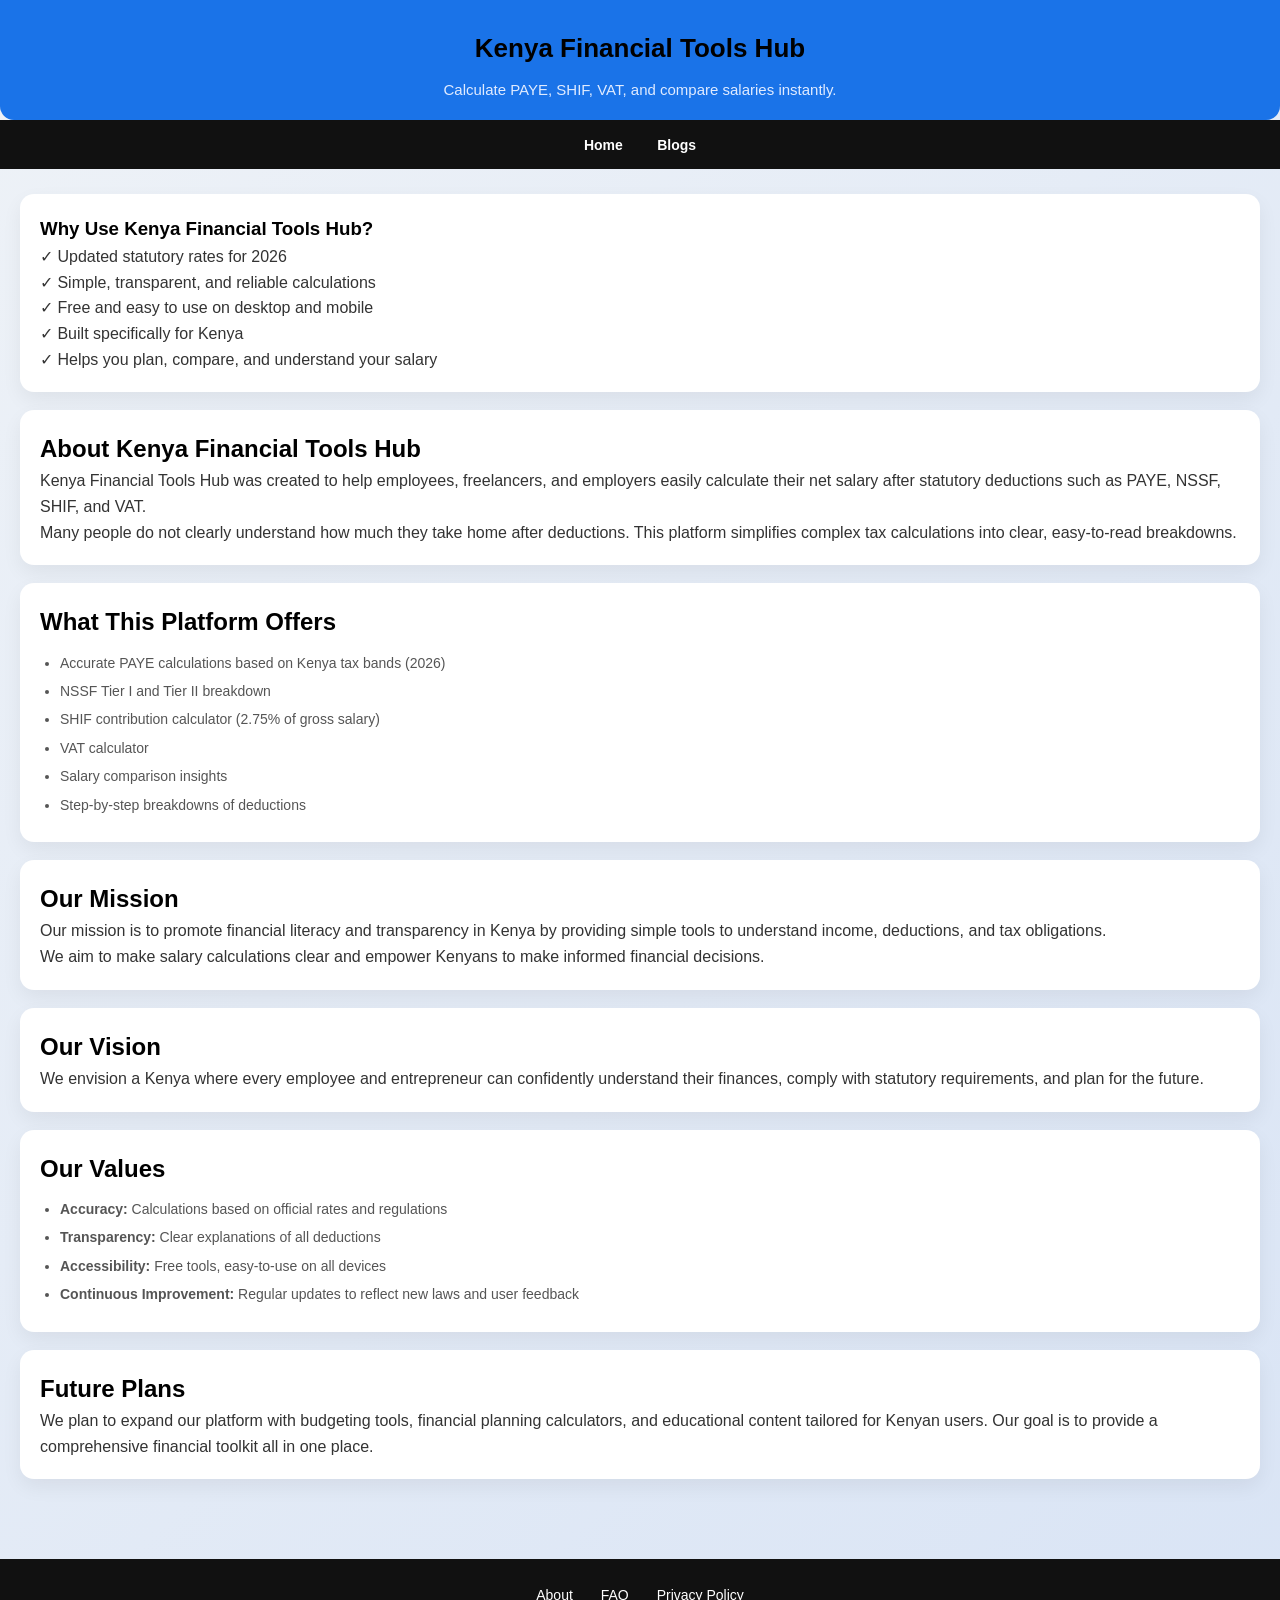
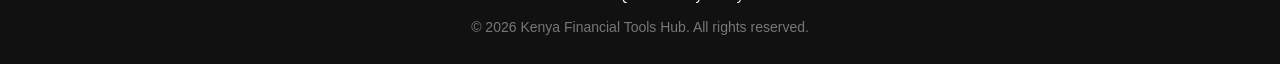
<file: about.html>
<!DOCTYPE html>
<html lang="en">
<head>
<meta charset="UTF-8">
<meta name="viewport" content="width=device-width, initial-scale=1.0">
<title>About – Kenya Financial Tools Hub</title>
<meta name="description" content="Learn about Kenya Financial Tools Hub and how it helps you calculate PAYE, SHIF, VAT, and net salary accurately while promoting financial awareness.">
<meta name="keywords" content="Kenya salary calculator, PAYE Kenya, SHIF calculator, NSSF 2026, VAT calculator, financial tools Kenya">
<link rel="stylesheet" href="style.css">
</head>

<body>

<header>
  <div class="header-top">
    <h1>Kenya Financial Tools Hub</h1>
    <p>Calculate PAYE, SHIF, VAT, and compare salaries instantly.</p>
  </div>
  <nav>
    <a href="index.html">Home</a>

    <a href="blogs.html">Blogs</a>
  </nav>
</header>

<main class="main-grid">

  <!-- Left Column: Info Cards -->
  
  <section class="info-column">
        <div class="info-card">
      <h3>Why Use Kenya Financial Tools Hub?</h3>
      <p>
        ✓ Updated statutory rates for 2026<br>
        ✓ Simple, transparent, and reliable calculations<br>
        ✓ Free and easy to use on desktop and mobile<br>
        ✓ Built specifically for Kenya<br>
        ✓ Helps you plan, compare, and understand your salary
      </p>
    </div>
    <div class="info-card">
      <h2>About Kenya Financial Tools Hub</h2>
      <p>
        Kenya Financial Tools Hub was created to help employees, freelancers, and employers
        easily calculate their net salary after statutory deductions such as PAYE, NSSF, SHIF, and VAT.
      </p>
      <p>
        Many people do not clearly understand how much they take home after deductions.
        This platform simplifies complex tax calculations into clear, easy-to-read breakdowns.
      </p>
    </div>

    <div class="info-card">
      <h2>What This Platform Offers</h2>
      <ul>
        <li>Accurate PAYE calculations based on Kenya tax bands (2026)</li>
        <li>NSSF Tier I and Tier II breakdown</li>
        <li>SHIF contribution calculator (2.75% of gross salary)</li>
        <li>VAT calculator</li>
        <li>Salary comparison insights</li>
        <li>Step-by-step breakdowns of deductions</li>
      </ul>
    </div>

    <div class="info-card">
      <h2>Our Mission</h2>
      <p>
        Our mission is to promote financial literacy and transparency in Kenya by providing
        simple tools to understand income, deductions, and tax obligations.
      </p>
      <p>
        We aim to make salary calculations clear and empower Kenyans to make informed financial decisions.
      </p>
    </div>

    <div class="info-card">
      <h2>Our Vision</h2>
      <p>
        We envision a Kenya where every employee and entrepreneur can confidently understand
        their finances, comply with statutory requirements, and plan for the future.
      </p>
    </div>

    <div class="info-card">
      <h2>Our Values</h2>
      <ul>
        <li><strong>Accuracy:</strong> Calculations based on official rates and regulations</li>
        <li><strong>Transparency:</strong> Clear explanations of all deductions</li>
        <li><strong>Accessibility:</strong> Free tools, easy-to-use on all devices</li>
        <li><strong>Continuous Improvement:</strong> Regular updates to reflect new laws and user feedback</li>
      </ul>
    </div>

    <div class="info-card">
      <h2>Future Plans</h2>
      <p>
        We plan to expand our platform with budgeting tools, financial planning calculators,
        and educational content tailored for Kenyan users. Our goal is to provide a comprehensive
        financial toolkit all in one place.
      </p>
    </div>
  </section>

  <!-- Right Column: Highlights / Benefits -->


</main>

<footer>
  <div class="footer-links">
    <a href="about.html">About</a>
    <a href="faq.html">FAQ</a>
    <a href="privacy.html">Privacy Policy</a>
  </div>

  <p>© 2026 Kenya Financial Tools Hub. All rights reserved.</p>

</footer>

</body>
</html>
</file>
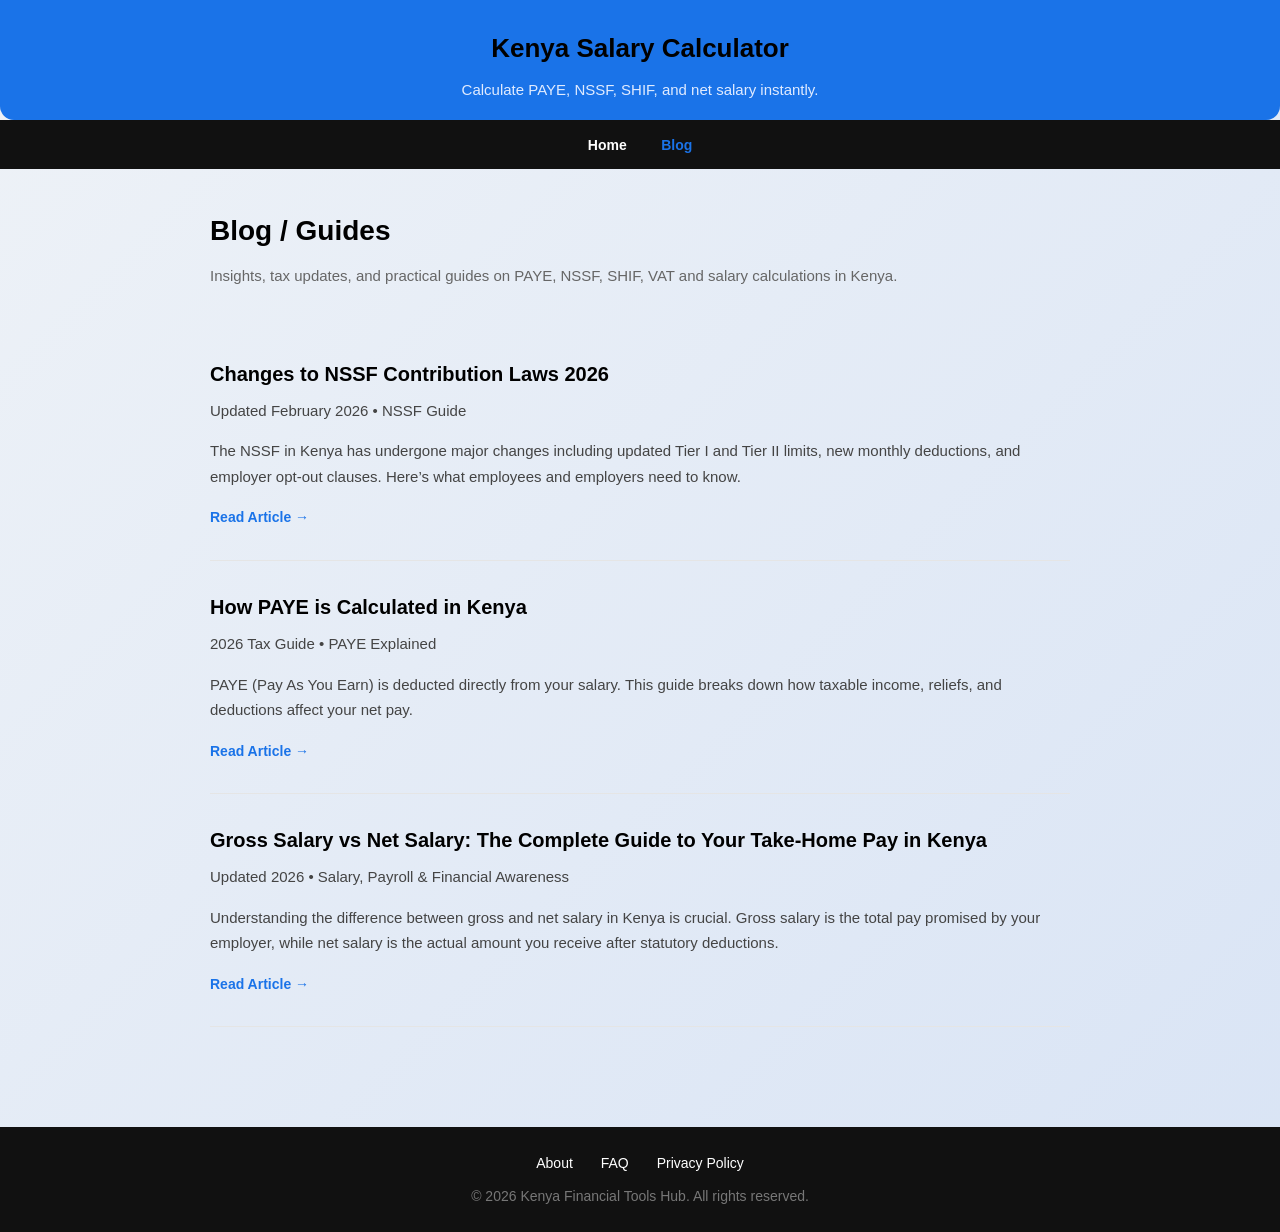
<file: blogs.html>
<!DOCTYPE html>
<html lang="en">
<head>
    <meta charset="UTF-8">
    <title>Blog / Guides – Kenya Salary Calculator</title>
    <meta name="viewport" content="width=device-width, initial-scale=1.0">

    <!-- Main CSS -->
    <link rel="stylesheet" href="style.css">
</head>

<body>

<header>
    <div class="header-top">
        <h1>Kenya Salary Calculator</h1>
        <p>Calculate PAYE, NSSF, SHIF, and net salary instantly.</p>
    </div>
    <nav>
        <a href="index.html">Home</a>
        <a href="blogs.html" style="color:#1a73e8;">Blog</a>
    </nav>
</header>

<main class="blog-container">

    <div class="blog-header">
        <h1>Blog / Guides</h1>
        <p>
            Insights, tax updates, and practical guides on PAYE, NSSF, SHIF, VAT
            and salary calculations in Kenya.
        </p>
    </div>

    <article class="blog-item">
        <h2>Changes to NSSF Contribution Laws 2026</h2>
        <p class="blog-meta">Updated February 2026 • NSSF Guide</p>
        <p>
            The NSSF in Kenya has undergone major changes including updated Tier I
            and Tier II limits, new monthly deductions, and employer opt-out clauses.
            Here’s what employees and employers need to know.
        </p>
        <a href="blog/post1.html" class="blog-link">Read Article →</a>
    </article>

    <article class="blog-item">
        <h2>How PAYE is Calculated in Kenya</h2>
        <p class="blog-meta">2026 Tax Guide • PAYE Explained</p>
        <p>
            PAYE (Pay As You Earn) is deducted directly from your salary.
            This guide breaks down how taxable income, reliefs, and deductions
            affect your net pay.
        </p>
        <a href="blog/post2.html" class="blog-link">Read Article →</a>
    </article>

        <article class="blog-item">
        <h2>Gross Salary vs Net Salary: The Complete Guide to Your Take-Home Pay in Kenya</h2>
        <p class="blog-meta">Updated 2026 • Salary, Payroll & Financial Awareness</p>
        <p>
            Understanding the difference between gross and net salary in Kenya is crucial. Gross salary is the total pay promised by your employer, while net salary is the actual amount you receive after statutory deductions.
        </p>
        <a href="blog/post3.html" class="blog-link">Read Article →</a>
    </article>

</main>

<footer>
  <div class="footer-links">
    <a href="about.html">About</a>
    <a href="faq.html">FAQ</a>
    <a href="privacy.html">Privacy Policy</a>
  </div>

  <p>© 2026 Kenya Financial Tools Hub. All rights reserved.</p>

</footer>

</body>
</html>
</file>
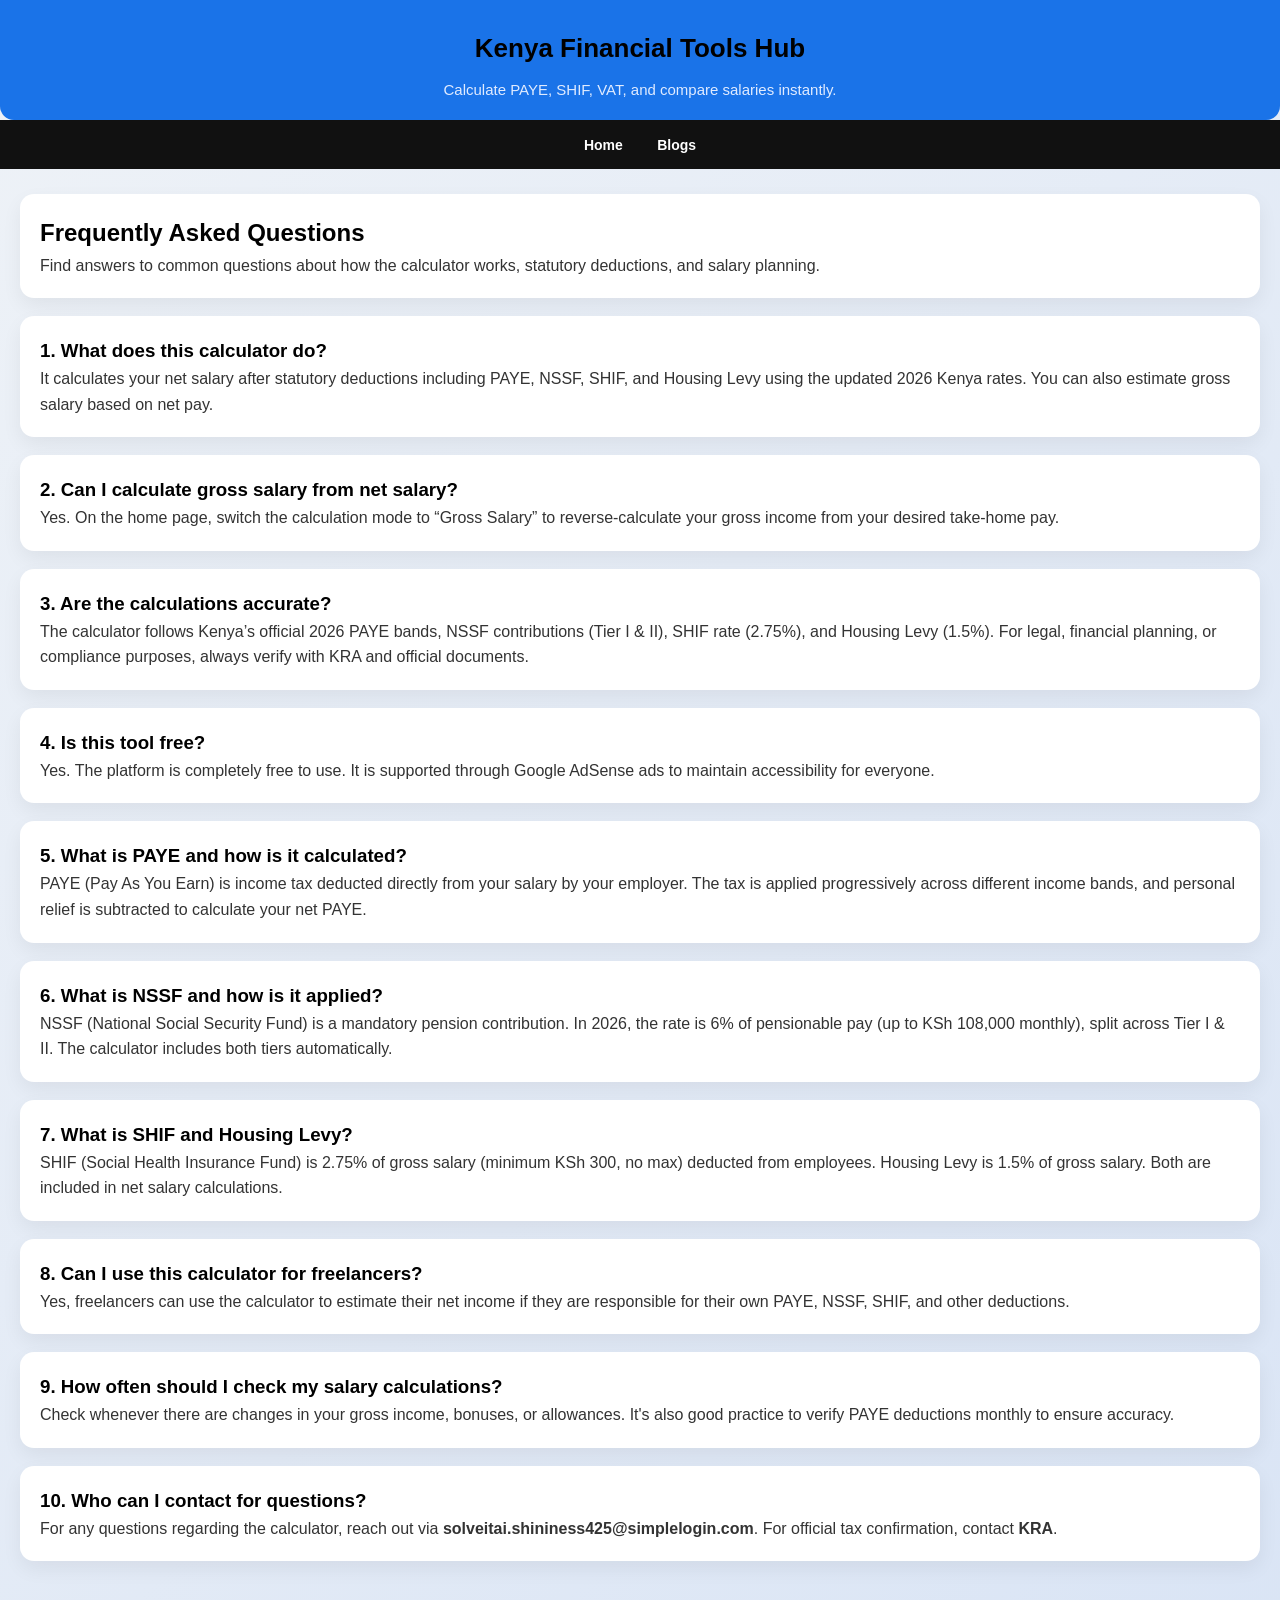
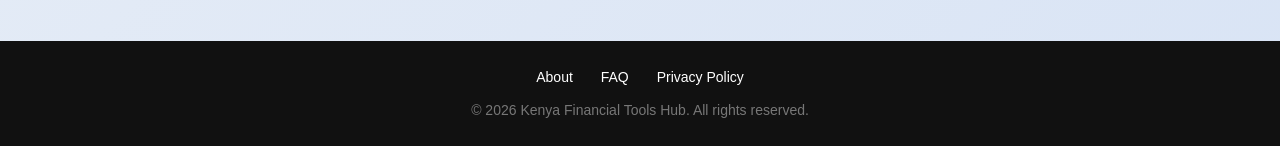
<file: faq.html>
<!DOCTYPE html>
<html lang="en">
<head>
<meta charset="UTF-8">
<meta name="viewport" content="width=device-width, initial-scale=1.0">

<title>FAQ – Kenya Financial Tools Hub</title>
<meta name="description" content="Frequently Asked Questions about Kenya Financial Tools Hub. Learn how to calculate PAYE, NSSF, SHIF, and net salary accurately.">
<meta name="keywords" content="Kenya salary calculator FAQ, PAYE Kenya, NSSF 2026, SHIF calculator, net salary calculator">

<meta name="google-adsense-account" content="ca-pub-2940888458553903">

<link rel="stylesheet" href="style.css">

<script async src="https://pagead2.googlesyndication.com/pagead/js/adsbygoogle.js?client=ca-pub-2940888458553903"
crossorigin="anonymous"></script>
</head>

<body>

<header>
  <div class="header-top">
    <h1>Kenya Financial Tools Hub</h1>
    <p>Calculate PAYE, SHIF, VAT, and compare salaries instantly.</p>
  </div>
  <nav>
    <a href="index.html">Home</a>
     <a href="blogs.html">Blogs</a>
  </nav>
</header>

<main class="main-grid">

  <!-- FAQ Content Column -->
  <section class="info-column">

    <div class="info-card">
      <h2>Frequently Asked Questions</h2>
      <p>Find answers to common questions about how the calculator works, statutory deductions, and salary planning.</p>
    </div>

    <div class="info-card">
      <h3>1. What does this calculator do?</h3>
      <p>
        It calculates your net salary after statutory deductions including PAYE, NSSF, SHIF, and Housing Levy using the updated 2026 Kenya rates. You can also estimate gross salary based on net pay.
      </p>
    </div>

    <div class="info-card">
      <h3>2. Can I calculate gross salary from net salary?</h3>
      <p>
        Yes. On the home page, switch the calculation mode to “Gross Salary” to reverse-calculate your gross income from your desired take-home pay.
      </p>
    </div>

    <div class="info-card">
      <h3>3. Are the calculations accurate?</h3>
      <p>
        The calculator follows Kenya’s official 2026 PAYE bands, NSSF contributions (Tier I & II), SHIF rate (2.75%), and Housing Levy (1.5%). For legal, financial planning, or compliance purposes, always verify with KRA and official documents.
      </p>
    </div>

    <div class="info-card">
      <h3>4. Is this tool free?</h3>
      <p>
        Yes. The platform is completely free to use. It is supported through Google AdSense ads to maintain accessibility for everyone.
      </p>
    </div>

    <div class="info-card">
      <h3>5. What is PAYE and how is it calculated?</h3>
      <p>
        PAYE (Pay As You Earn) is income tax deducted directly from your salary by your employer. The tax is applied progressively across different income bands, and personal relief is subtracted to calculate your net PAYE.
      </p>
    </div>

    <div class="info-card">
      <h3>6. What is NSSF and how is it applied?</h3>
      <p>
        NSSF (National Social Security Fund) is a mandatory pension contribution. In 2026, the rate is 6% of pensionable pay (up to KSh 108,000 monthly), split across Tier I & II. The calculator includes both tiers automatically.
      </p>
    </div>

    <div class="info-card">
      <h3>7. What is SHIF and Housing Levy?</h3>
      <p>
        SHIF (Social Health Insurance Fund) is 2.75% of gross salary (minimum KSh 300, no max) deducted from employees. Housing Levy is 1.5% of gross salary. Both are included in net salary calculations.
      </p>
    </div>

    <div class="info-card">
      <h3>8. Can I use this calculator for freelancers?</h3>
      <p>
        Yes, freelancers can use the calculator to estimate their net income if they are responsible for their own PAYE, NSSF, SHIF, and other deductions.
      </p>
    </div>

    <div class="info-card">
      <h3>9. How often should I check my salary calculations?</h3>
      <p>
        Check whenever there are changes in your gross income, bonuses, or allowances. It's also good practice to verify PAYE deductions monthly to ensure accuracy.
      </p>
    </div>

    <div class="info-card">
      <h3>10. Who can I contact for questions?</h3>
      <p>
        For any questions regarding the calculator, reach out via <strong>solveitai.shininess425@simplelogin.com</strong>. For official tax confirmation, contact <strong>KRA</strong>.
      </p>
    </div>

  </section>

  <!-- Right Column (optional Ad/Highlight card) -->
 <!-- <section class="calculator-column">
    <div class="calc-card">
      <h3>Tips for Using the Calculator</h3>
      <p>
        ✓ Enter accurate gross salary to get correct deductions<br>
        ✓ Include all allowances for precise PAYE<br>
        ✓ Use it monthly to monitor your take-home pay<br>
        ✓ Verify changes in statutory rates annually
      </p>
    </div>
  </section> -->

</main>

<footer>
  <div class="footer-links">
    <a href="about.html">About</a>
    <a href="faq.html">FAQ</a>
    <a href="privacy.html">Privacy Policy</a>
  </div>

  <p>© 2026 Kenya Financial Tools Hub. All rights reserved.</p>

</footer>

</body>
</html>
</file>
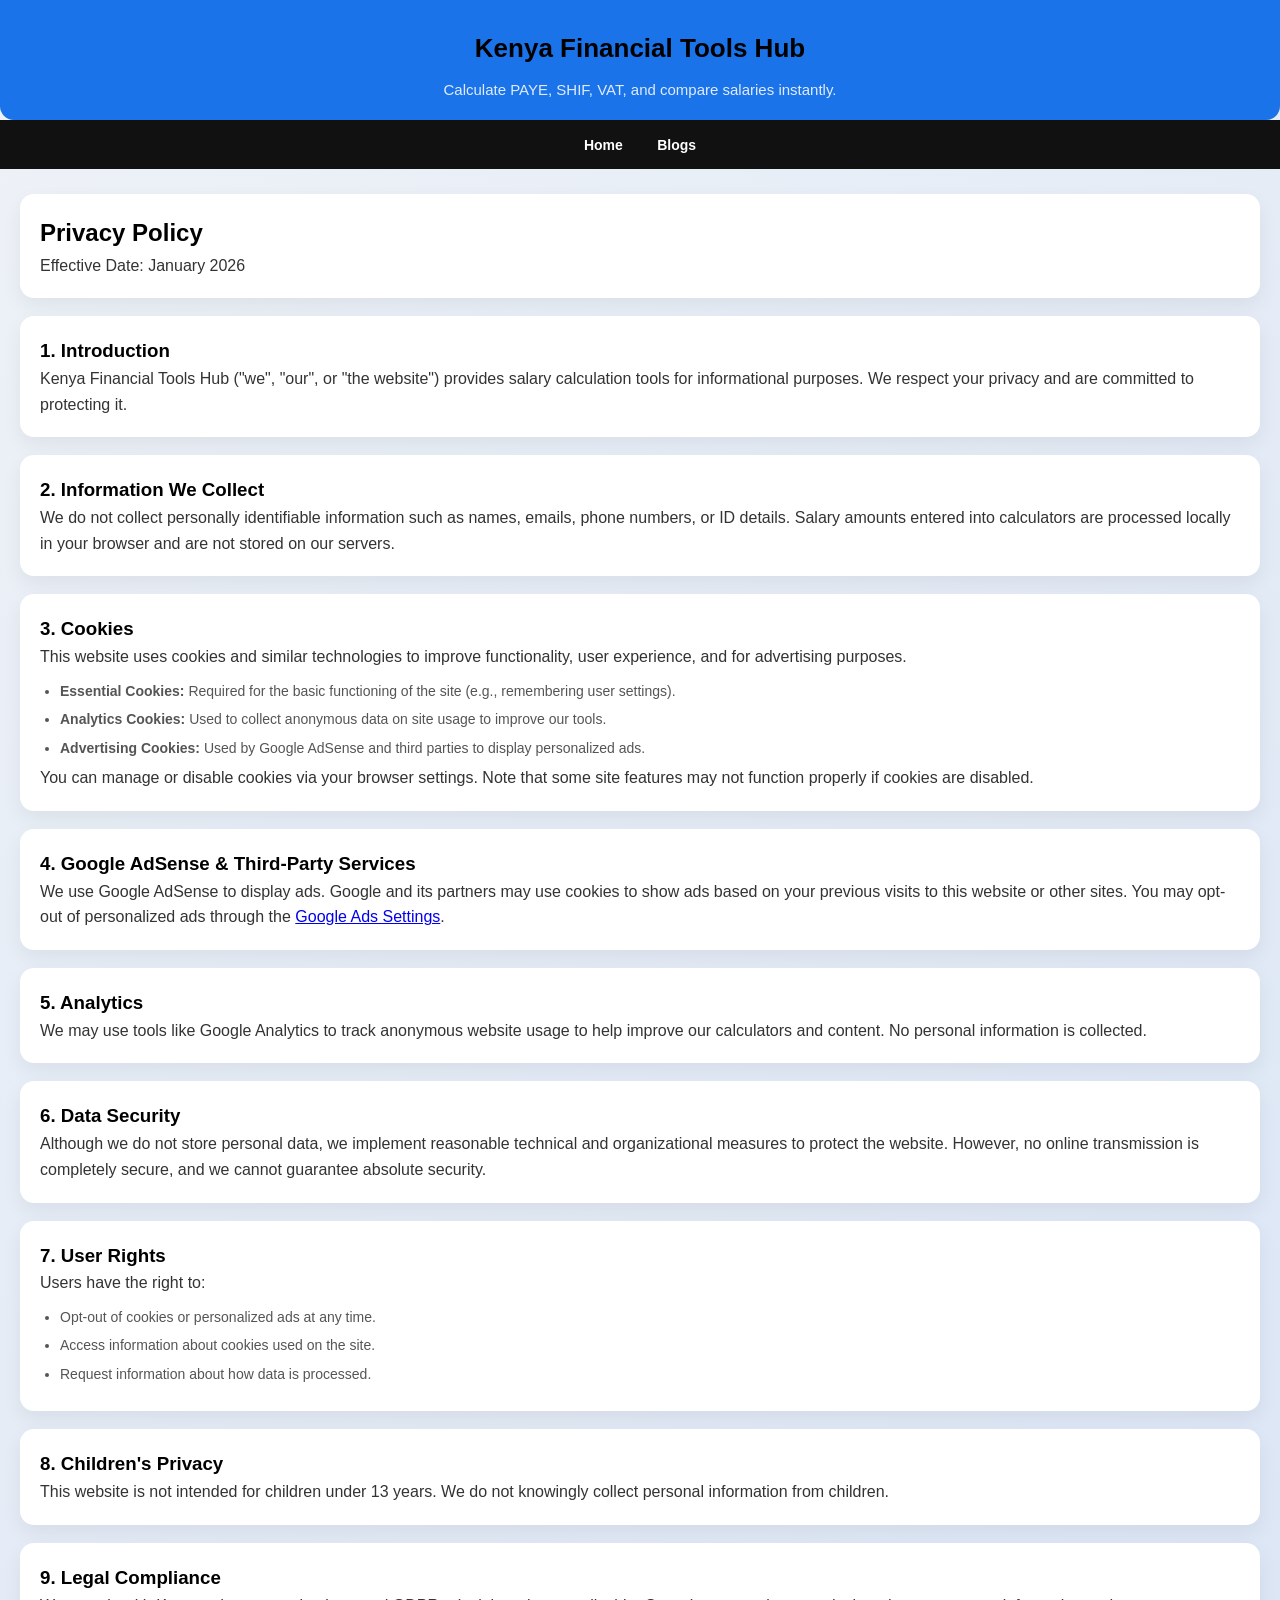
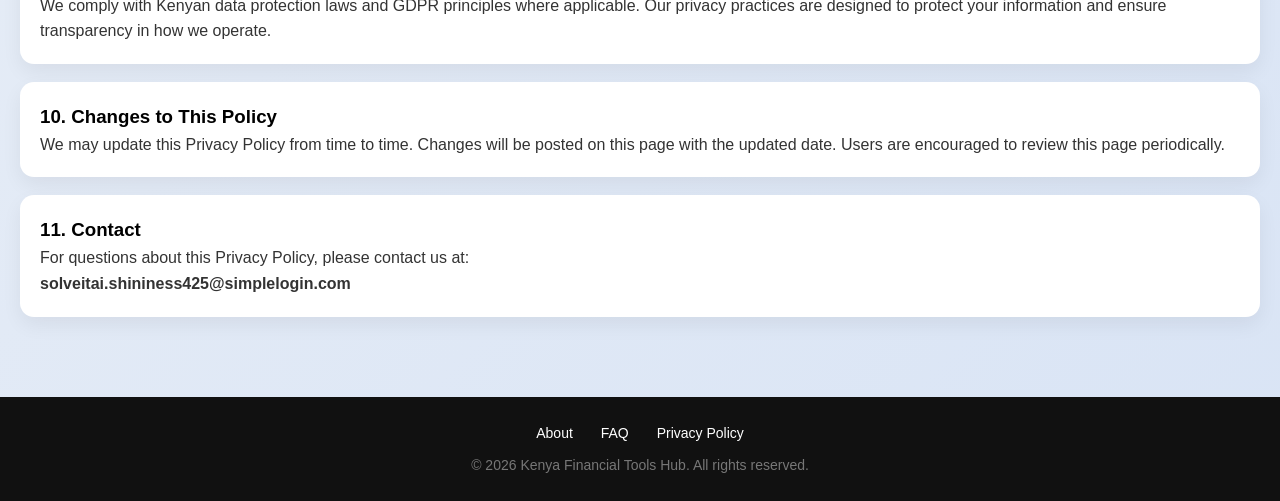
<file: privacy.html>
<!DOCTYPE html>
<html lang="en">
<head>
<meta charset="UTF-8">
<meta name="viewport" content="width=device-width, initial-scale=1.0">

<title>Privacy Policy – Kenya Financial Tools Hub</title>
<meta name="description" content="Privacy Policy for Kenya Financial Tools Hub. Learn how we handle data, cookies, analytics, and Google AdSense advertising.">
<meta name="keywords" content="Kenya salary calculator privacy, PAYE Kenya, NSSF 2026, SHIF calculator, data protection">

<meta name="google-adsense-account" content="ca-pub-2940888458553903">

<link rel="stylesheet" href="style.css">

<script async src="https://pagead2.googlesyndication.com/pagead/js/adsbygoogle.js?client=ca-pub-2940888458553903"
crossorigin="anonymous"></script>
</head>

<body>

<header>
  <div class="header-top">
    <h1>Kenya Financial Tools Hub</h1>
    <p>Calculate PAYE, SHIF, VAT, and compare salaries instantly.</p>
  </div>
  <nav>
    <a href="index.html">Home</a>
    <a href="blogs.html">Blogs</a>
  </nav>
</header>

<main class="main-grid">

  <!-- Privacy Content Column -->
  <section class="info-column">

    <div class="info-card">
      <h2>Privacy Policy</h2>
      <p>Effective Date: January 2026</p>
    </div>

    <div class="info-card">
      <h3>1. Introduction</h3>
      <p>
        Kenya Financial Tools Hub ("we", "our", or "the website") provides salary calculation tools for informational purposes. We respect your privacy and are committed to protecting it.
      </p>
    </div>

    <div class="info-card">
      <h3>2. Information We Collect</h3>
      <p>
        We do not collect personally identifiable information such as names, emails, phone numbers, or ID details. Salary amounts entered into calculators are processed locally in your browser and are not stored on our servers.
      </p>
    </div>

    <div class="info-card">
      <h3>3. Cookies</h3>
      <p>
        This website uses cookies and similar technologies to improve functionality, user experience, and for advertising purposes. 
      </p>
      <ul>
        <li><strong>Essential Cookies:</strong> Required for the basic functioning of the site (e.g., remembering user settings).</li>
        <li><strong>Analytics Cookies:</strong> Used to collect anonymous data on site usage to improve our tools.</li>
        <li><strong>Advertising Cookies:</strong> Used by Google AdSense and third parties to display personalized ads.</li>
      </ul>
      <p>
        You can manage or disable cookies via your browser settings. Note that some site features may not function properly if cookies are disabled.
      </p>
    </div>

    <div class="info-card">
      <h3>4. Google AdSense & Third-Party Services</h3>
      <p>
        We use Google AdSense to display ads. Google and its partners may use cookies to show ads based on your previous visits to this website or other sites.
        You may opt-out of personalized ads through the 
        <a href="https://www.google.com/settings/ads" target="_blank" rel="noopener noreferrer">Google Ads Settings</a>.
      </p>
    </div>

    <div class="info-card">
      <h3>5. Analytics</h3>
      <p>
        We may use tools like Google Analytics to track anonymous website usage to help improve our calculators and content. No personal information is collected.
      </p>
    </div>

    <div class="info-card">
      <h3>6. Data Security</h3>
      <p>
        Although we do not store personal data, we implement reasonable technical and organizational measures to protect the website. However, no online transmission is completely secure, and we cannot guarantee absolute security.
      </p>
    </div>

    <div class="info-card">
      <h3>7. User Rights</h3>
      <p>
        Users have the right to:
      </p>
      <ul>
        <li>Opt-out of cookies or personalized ads at any time.</li>
        <li>Access information about cookies used on the site.</li>
        <li>Request information about how data is processed.</li>
      </ul>
    </div>

    <div class="info-card">
      <h3>8. Children's Privacy</h3>
      <p>
        This website is not intended for children under 13 years. We do not knowingly collect personal information from children.
      </p>
    </div>

    <div class="info-card">
      <h3>9. Legal Compliance</h3>
      <p>
        We comply with Kenyan data protection laws and GDPR principles where applicable. Our privacy practices are designed to protect your information and ensure transparency in how we operate.
      </p>
    </div>

    <div class="info-card">
      <h3>10. Changes to This Policy</h3>
      <p>
        We may update this Privacy Policy from time to time. Changes will be posted on this page with the updated date. Users are encouraged to review this page periodically.
      </p>
    </div>

    <div class="info-card">
      <h3>11. Contact</h3>
      <p>
        For questions about this Privacy Policy, please contact us at:<br>
        <strong>solveitai.shininess425@simplelogin.com</strong>
      </p>
    </div>

  </section>

</main>

<footer>
  <div class="footer-links">
    <a href="about.html">About</a>
    <a href="faq.html">FAQ</a>
    <a href="privacy.html">Privacy Policy</a>
  </div>

  <p>© 2026 Kenya Financial Tools Hub. All rights reserved.</p>

</footer>

</body>
</html>
</file>
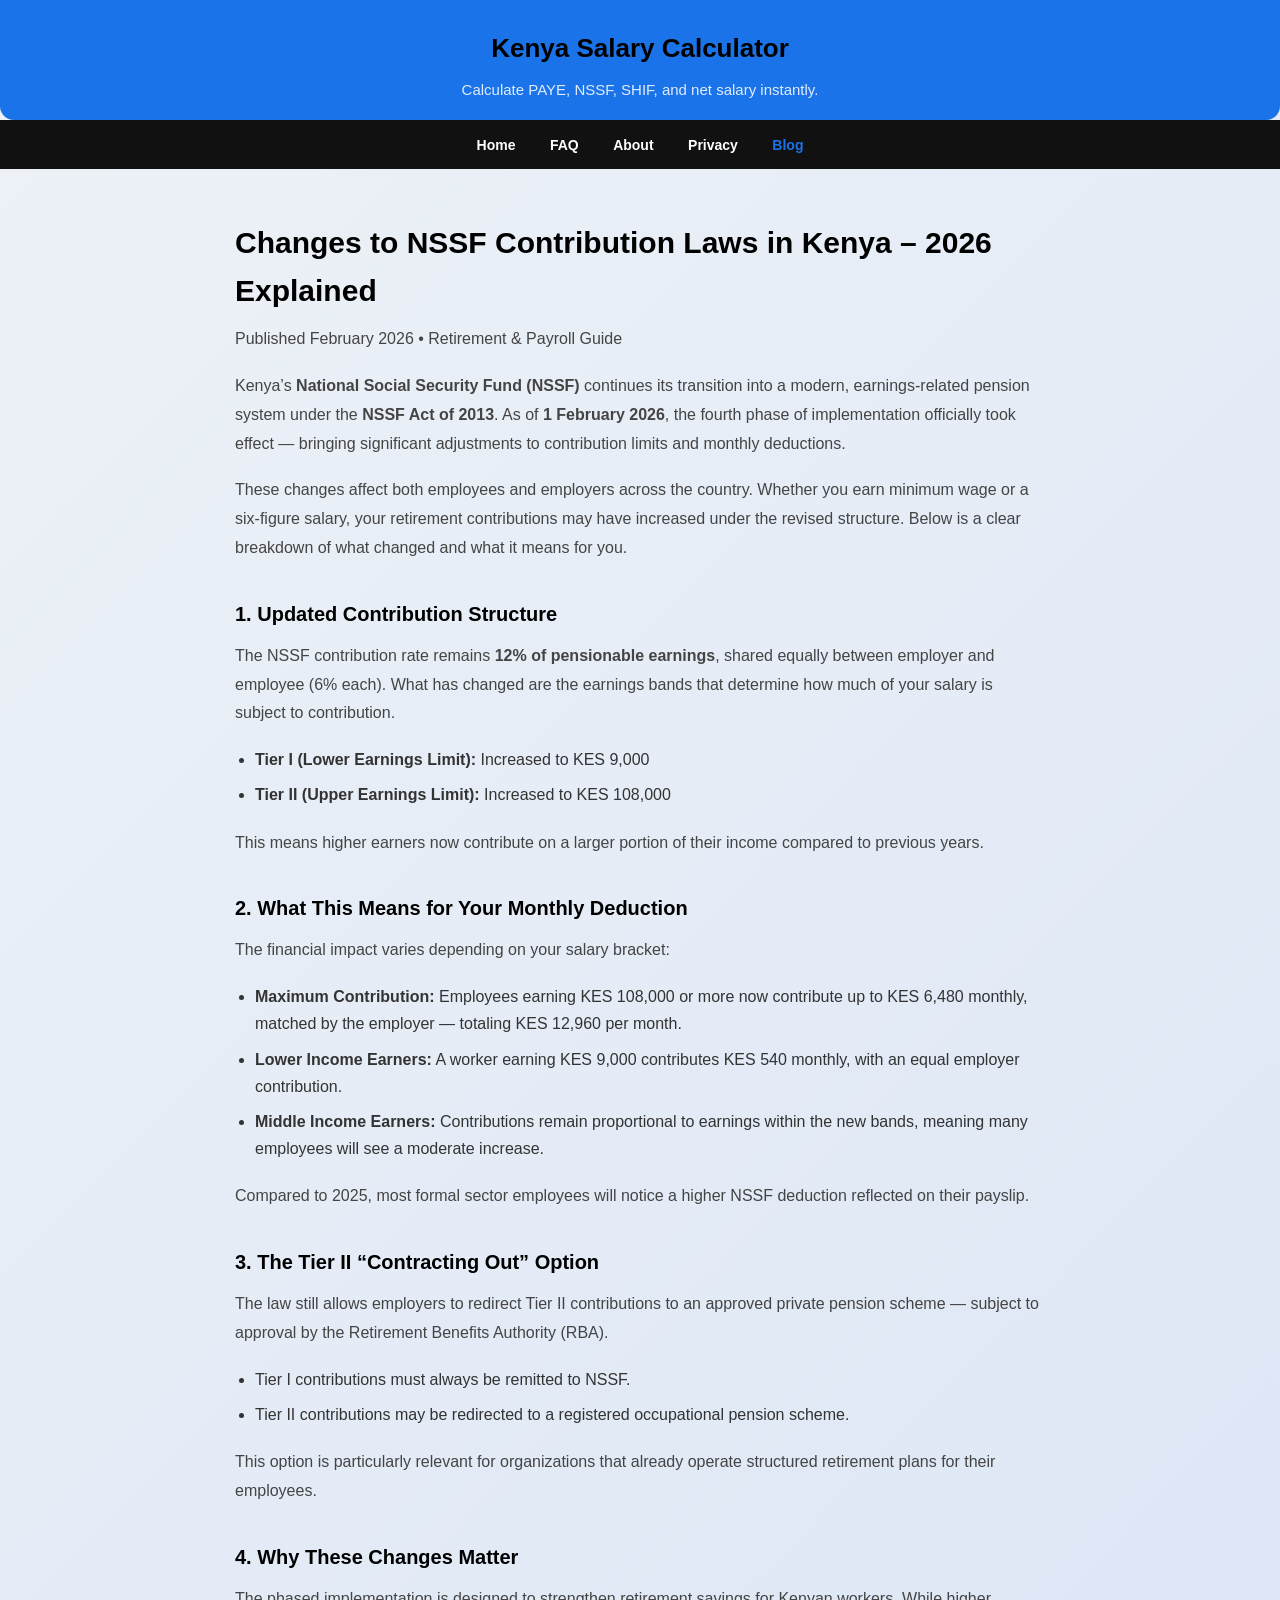
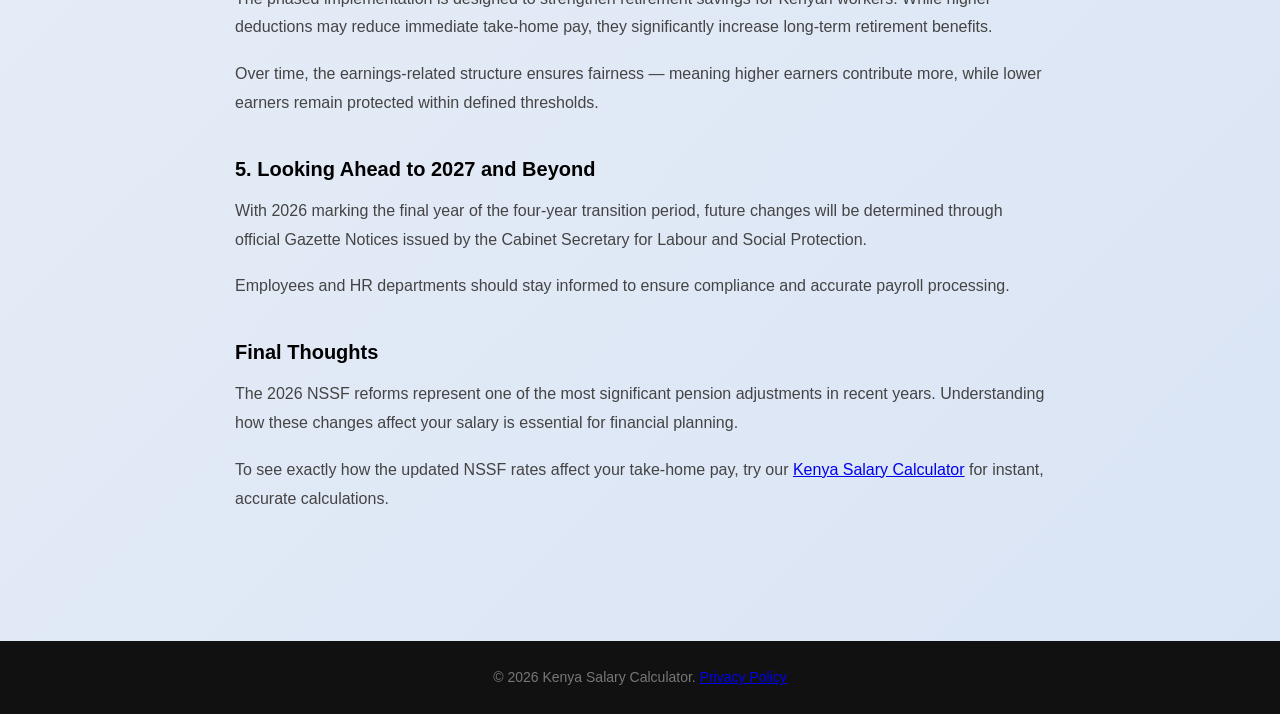
<file: blog/post1.html>
<!DOCTYPE html>
<html lang="en">
<head>
  <meta charset="UTF-8">
  <meta name="viewport" content="width=device-width, initial-scale=1.0">

  <title>Changes to NSSF Contribution Laws 2026 – Kenya Salary Calculator</title>
  <meta name="description" content="A detailed breakdown of the 2026 NSSF contribution changes in Kenya including updated Tier I and Tier II limits, new deduction amounts, and employer opt-out provisions.">

  <link rel="stylesheet" href="../style.css">
</head>

<body>

<header>
  <div class="header-top">
    <h1>Kenya Salary Calculator</h1>
    <p>Calculate PAYE, NSSF, SHIF, and net salary instantly.</p>
  </div>
  <nav>
    <a href="../index.html">Home</a>
    <a href="../faq.html">FAQ</a>
    <a href="../about.html">About</a>
    <a href="../privacy.html">Privacy</a>
    <a href="../blogs.html" style="color:#1a73e8;">Blog</a>
  </nav>
</header>

<main class="blog-article">

  <article>

    <h1>Changes to NSSF Contribution Laws in Kenya – 2026 Explained</h1>

    <p class="article-meta">Published February 2026 • Retirement & Payroll Guide</p>

    <p>
      Kenya’s <strong>National Social Security Fund (NSSF)</strong> continues its
      transition into a modern, earnings-related pension system under the
      <strong>NSSF Act of 2013</strong>. As of <strong>1 February 2026</strong>,
      the fourth phase of implementation officially took effect — bringing
      significant adjustments to contribution limits and monthly deductions.
    </p>

    <p>
      These changes affect both employees and employers across the country.
      Whether you earn minimum wage or a six-figure salary, your retirement
      contributions may have increased under the revised structure.
      Below is a clear breakdown of what changed and what it means for you.
    </p>

    <h2>1. Updated Contribution Structure</h2>

    <p>
      The NSSF contribution rate remains <strong>12% of pensionable earnings</strong>,
      shared equally between employer and employee (6% each). What has changed
      are the earnings bands that determine how much of your salary is subject
      to contribution.
    </p>

    <ul>
      <li><strong>Tier I (Lower Earnings Limit):</strong> Increased to KES 9,000</li>
      <li><strong>Tier II (Upper Earnings Limit):</strong> Increased to KES 108,000</li>
    </ul>

    <p>
      This means higher earners now contribute on a larger portion of their
      income compared to previous years.
    </p>

    <h2>2. What This Means for Your Monthly Deduction</h2>

    <p>
      The financial impact varies depending on your salary bracket:
    </p>

    <ul>
      <li>
        <strong>Maximum Contribution:</strong> Employees earning KES 108,000 or more
        now contribute up to KES 6,480 monthly, matched by the employer —
        totaling KES 12,960 per month.
      </li>
      <li>
        <strong>Lower Income Earners:</strong> A worker earning KES 9,000
        contributes KES 540 monthly, with an equal employer contribution.
      </li>
      <li>
        <strong>Middle Income Earners:</strong> Contributions remain proportional
        to earnings within the new bands, meaning many employees will see a moderate increase.
      </li>
    </ul>

    <p>
      Compared to 2025, most formal sector employees will notice a higher
      NSSF deduction reflected on their payslip.
    </p>

    <h2>3. The Tier II “Contracting Out” Option</h2>

    <p>
      The law still allows employers to redirect Tier II contributions
      to an approved private pension scheme — subject to approval by
      the Retirement Benefits Authority (RBA).
    </p>

    <ul>
      <li>Tier I contributions must always be remitted to NSSF.</li>
      <li>Tier II contributions may be redirected to a registered occupational pension scheme.</li>
    </ul>

    <p>
      This option is particularly relevant for organizations that already
      operate structured retirement plans for their employees.
    </p>

    <h2>4. Why These Changes Matter</h2>

    <p>
      The phased implementation is designed to strengthen retirement
      savings for Kenyan workers. While higher deductions may reduce
      immediate take-home pay, they significantly increase long-term
      retirement benefits.
    </p>

    <p>
      Over time, the earnings-related structure ensures fairness —
      meaning higher earners contribute more, while lower earners
      remain protected within defined thresholds.
    </p>

    <h2>5. Looking Ahead to 2027 and Beyond</h2>

    <p>
      With 2026 marking the final year of the four-year transition period,
      future changes will be determined through official Gazette Notices
      issued by the Cabinet Secretary for Labour and Social Protection.
    </p>

    <p>
      Employees and HR departments should stay informed to ensure compliance
      and accurate payroll processing.
    </p>

    <h2>Final Thoughts</h2>

    <p>
      The 2026 NSSF reforms represent one of the most significant pension
      adjustments in recent years. Understanding how these changes affect
      your salary is essential for financial planning.
    </p>

    <p>
      To see exactly how the updated NSSF rates affect your take-home pay,
      try our <a href="../index.html">Kenya Salary Calculator</a> for instant,
      accurate calculations.
    </p>

  </article>

</main>

<footer>
  <p>&copy; 2026 Kenya Salary Calculator. <a href="../privacy.html">Privacy Policy</a></p>
</footer>

</body>
</html>
</file>
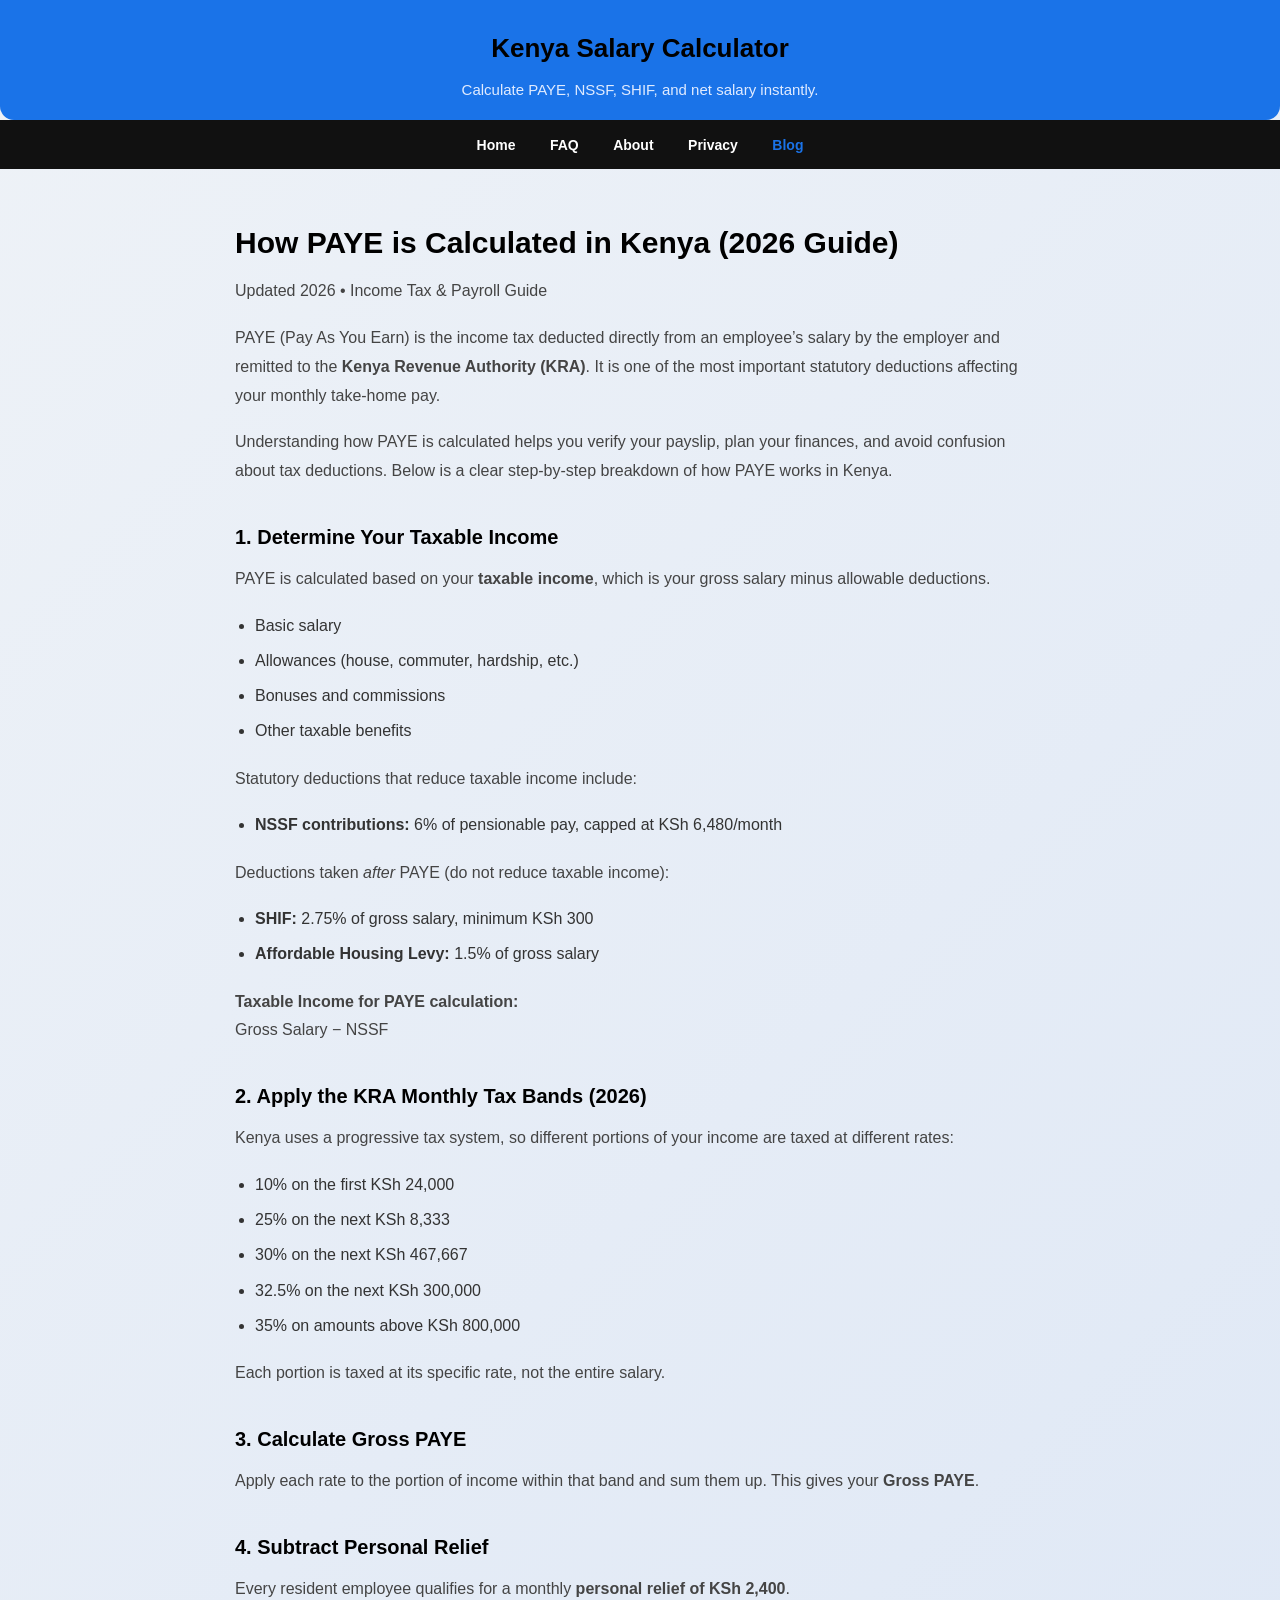
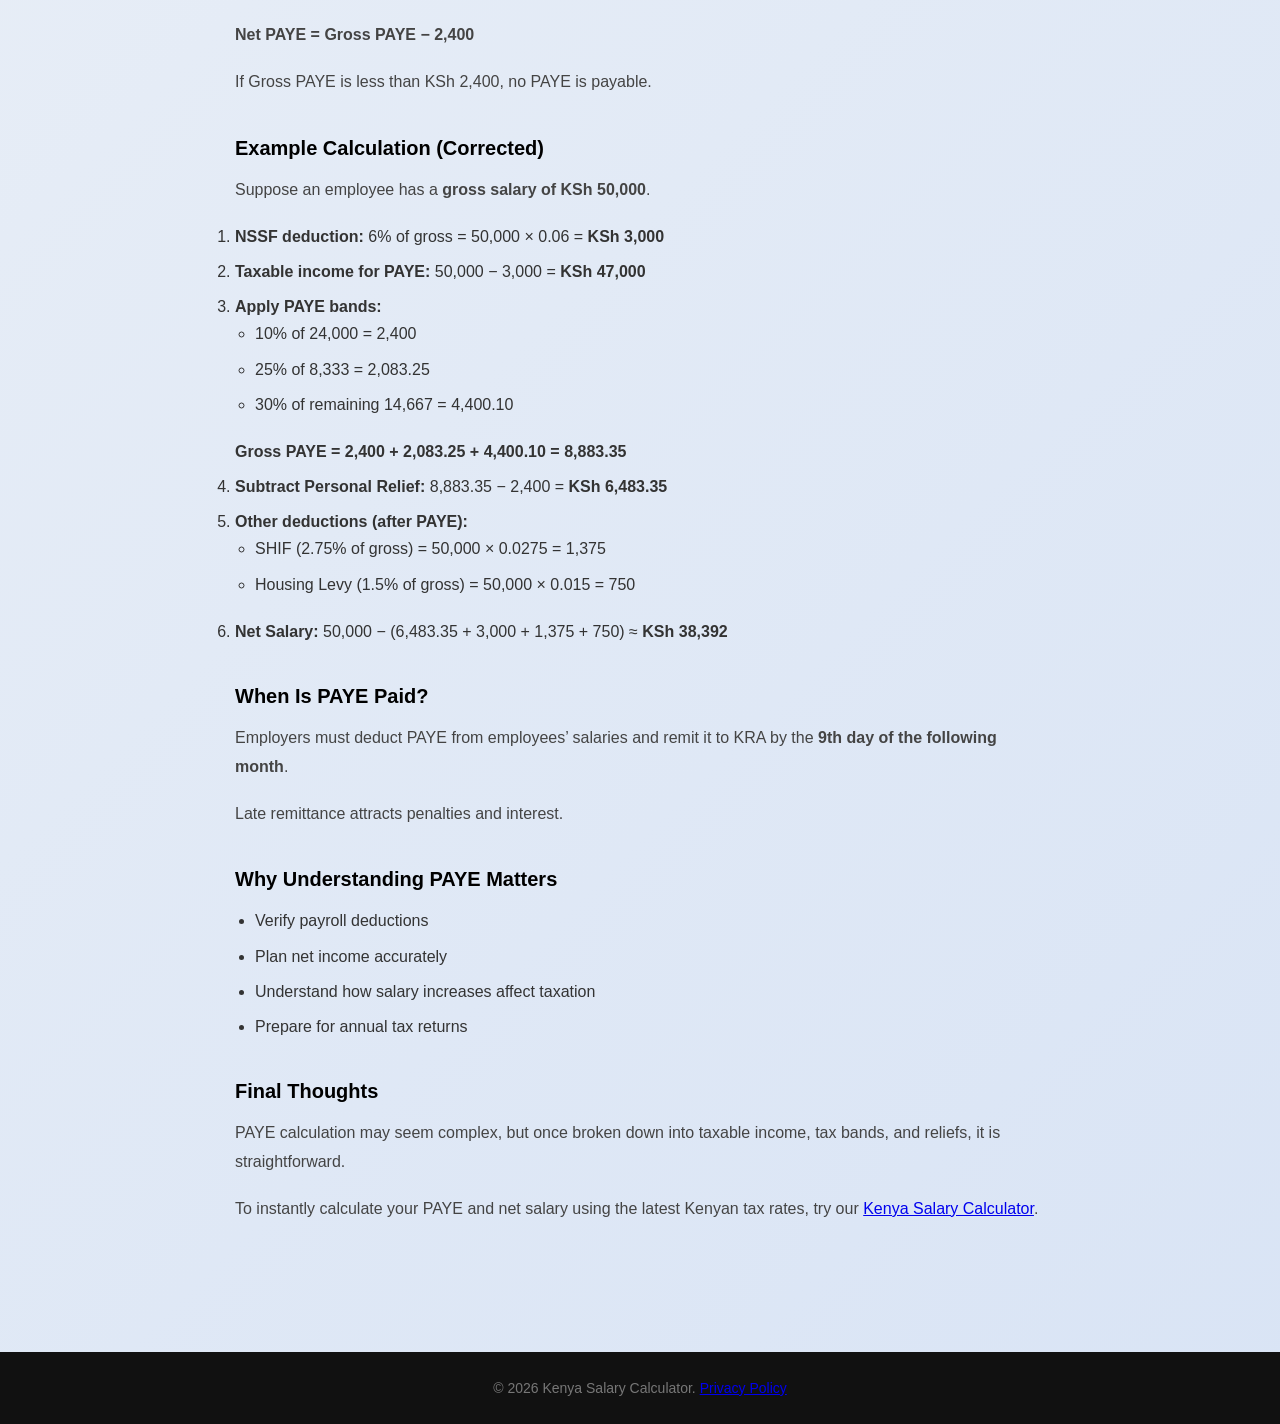
<file: blog/post2.html>
<!DOCTYPE html>
<html lang="en">
<head>
  <meta charset="UTF-8">
  <meta name="viewport" content="width=device-width, initial-scale=1.0">

  <title>How PAYE is Calculated in Kenya (2026 Guide) – Kenya Salary Calculator</title>
  <meta name="description" content="A complete guide explaining how PAYE is calculated in Kenya. Learn about taxable income, KRA tax bands (10%–35%), personal relief, and step-by-step PAYE calculation examples.">

  <link rel="stylesheet" href="../style.css">
</head>

<body>

<header>
  <div class="header-top">
    <h1>Kenya Salary Calculator</h1>
    <p>Calculate PAYE, NSSF, SHIF, and net salary instantly.</p>
  </div>
  <nav>
    <a href="../index.html">Home</a>
    <a href="../faq.html">FAQ</a>
    <a href="../about.html">About</a>
    <a href="../privacy.html">Privacy</a>
    <a href="../blogs.html" style="color:#1a73e8;">Blog</a>
  </nav>
</header>

<main class="blog-article">

  <article>

    <h1>How PAYE is Calculated in Kenya (2026 Guide)</h1>
    <p class="article-meta">Updated 2026 • Income Tax & Payroll Guide</p>

    <p>
      PAYE (Pay As You Earn) is the income tax deducted directly from an
      employee’s salary by the employer and remitted to the
      <strong>Kenya Revenue Authority (KRA)</strong>.
      It is one of the most important statutory deductions affecting your
      monthly take-home pay.
    </p>

    <p>
      Understanding how PAYE is calculated helps you verify your payslip,
      plan your finances, and avoid confusion about tax deductions.
      Below is a clear step-by-step breakdown of how PAYE works in Kenya.
    </p>

    <h2>1. Determine Your Taxable Income</h2>

    <p>
      PAYE is calculated based on your <strong>taxable income</strong>,
      which is your gross salary minus allowable deductions.
    </p>

    <ul>
      <li>Basic salary</li>
      <li>Allowances (house, commuter, hardship, etc.)</li>
      <li>Bonuses and commissions</li>
      <li>Other taxable benefits</li>
    </ul>

    <p>
      Statutory deductions that reduce taxable income include:
    </p>

    <ul>
      <li><strong>NSSF contributions:</strong> 6% of pensionable pay, capped at KSh 6,480/month</li>
    </ul>

    <p>
      Deductions taken <em>after</em> PAYE (do not reduce taxable income):
    </p>

    <ul>
      <li><strong>SHIF:</strong> 2.75% of gross salary, minimum KSh 300</li>
      <li><strong>Affordable Housing Levy:</strong> 1.5% of gross salary</li>
    </ul>

    <p>
      <strong>Taxable Income for PAYE calculation:</strong><br>
      Gross Salary − NSSF
    </p>

    <h2>2. Apply the KRA Monthly Tax Bands (2026)</h2>

    <p>
      Kenya uses a progressive tax system, so different portions of your income are taxed at different rates:
    </p>

    <ul>
      <li>10% on the first KSh 24,000</li>
      <li>25% on the next KSh 8,333</li>
      <li>30% on the next KSh 467,667</li>
      <li>32.5% on the next KSh 300,000</li>
      <li>35% on amounts above KSh 800,000</li>
    </ul>

    <p>
      Each portion is taxed at its specific rate, not the entire salary.
    </p>

    <h2>3. Calculate Gross PAYE</h2>

    <p>
      Apply each rate to the portion of income within that band and sum them up. This gives your <strong>Gross PAYE</strong>.
    </p>

    <h2>4. Subtract Personal Relief</h2>

    <p>
      Every resident employee qualifies for a monthly <strong>personal relief of KSh 2,400</strong>.
    </p>

    <p>
      <strong>Net PAYE = Gross PAYE − 2,400</strong>
    </p>

    <p>
      If Gross PAYE is less than KSh 2,400, no PAYE is payable.
    </p>

    <h2>Example Calculation (Corrected)</h2>

    <p>Suppose an employee has a <strong>gross salary of KSh 50,000</strong>.</p>

    <ol>
      <li>
        <strong>NSSF deduction:</strong> 6% of gross = 50,000 × 0.06 = <strong>KSh 3,000</strong>
      </li>
      <li>
        <strong>Taxable income for PAYE:</strong> 50,000 − 3,000 = <strong>KSh 47,000</strong>
      </li>
      <li>
        <strong>Apply PAYE bands:</strong>
        <ul>
          <li>10% of 24,000 = 2,400</li>
          <li>25% of 8,333 = 2,083.25</li>
          <li>30% of remaining 14,667 = 4,400.10</li>
        </ul>
        <strong>Gross PAYE = 2,400 + 2,083.25 + 4,400.10 = 8,883.35</strong>
      </li>
      <li>
        <strong>Subtract Personal Relief:</strong> 8,883.35 − 2,400 = <strong>KSh 6,483.35</strong>
      </li>
      <li>
        <strong>Other deductions (after PAYE):</strong>
        <ul>
          <li>SHIF (2.75% of gross) = 50,000 × 0.0275 = 1,375</li>
          <li>Housing Levy (1.5% of gross) = 50,000 × 0.015 = 750</li>
        </ul>
      </li>
      <li>
        <strong>Net Salary:</strong> 50,000 − (6,483.35 + 3,000 + 1,375 + 750) ≈ <strong>KSh 38,392</strong>
      </li>
    </ol>

    <h2>When Is PAYE Paid?</h2>

    <p>
      Employers must deduct PAYE from employees’ salaries and remit it to KRA by the <strong>9th day of the following month</strong>.
    </p>

    <p>
      Late remittance attracts penalties and interest.
    </p>

    <h2>Why Understanding PAYE Matters</h2>

    <ul>
      <li>Verify payroll deductions</li>
      <li>Plan net income accurately</li>
      <li>Understand how salary increases affect taxation</li>
      <li>Prepare for annual tax returns</li>
    </ul>

    <h2>Final Thoughts</h2>

    <p>
      PAYE calculation may seem complex, but once broken down into taxable income, tax bands, and reliefs, it is straightforward.
    </p>

    <p>
      To instantly calculate your PAYE and net salary using the latest Kenyan tax rates, try our
      <a href="../index.html">Kenya Salary Calculator</a>.
    </p>

  </article>

</main>

<footer>
  <p>&copy; 2026 Kenya Salary Calculator. <a href="../privacy.html">Privacy Policy</a></p>
</footer>

</body>
</html>
</file>
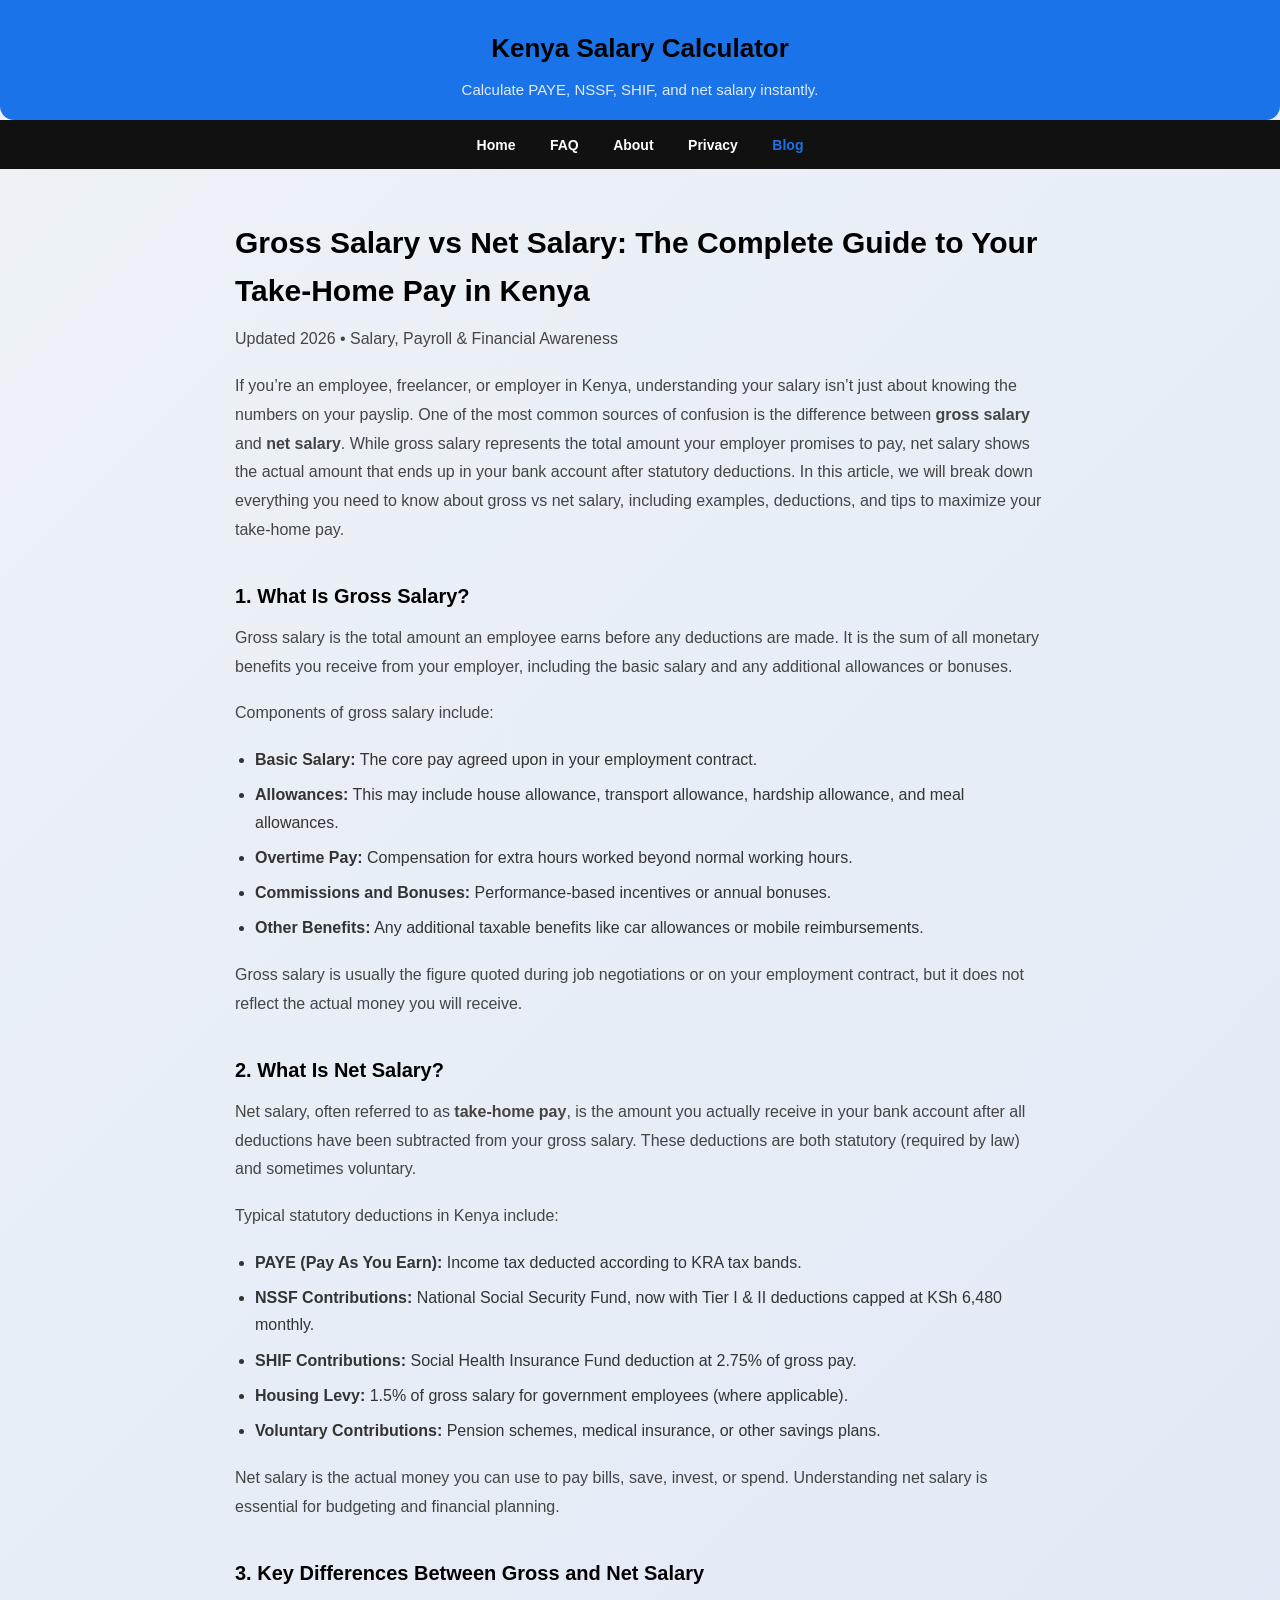
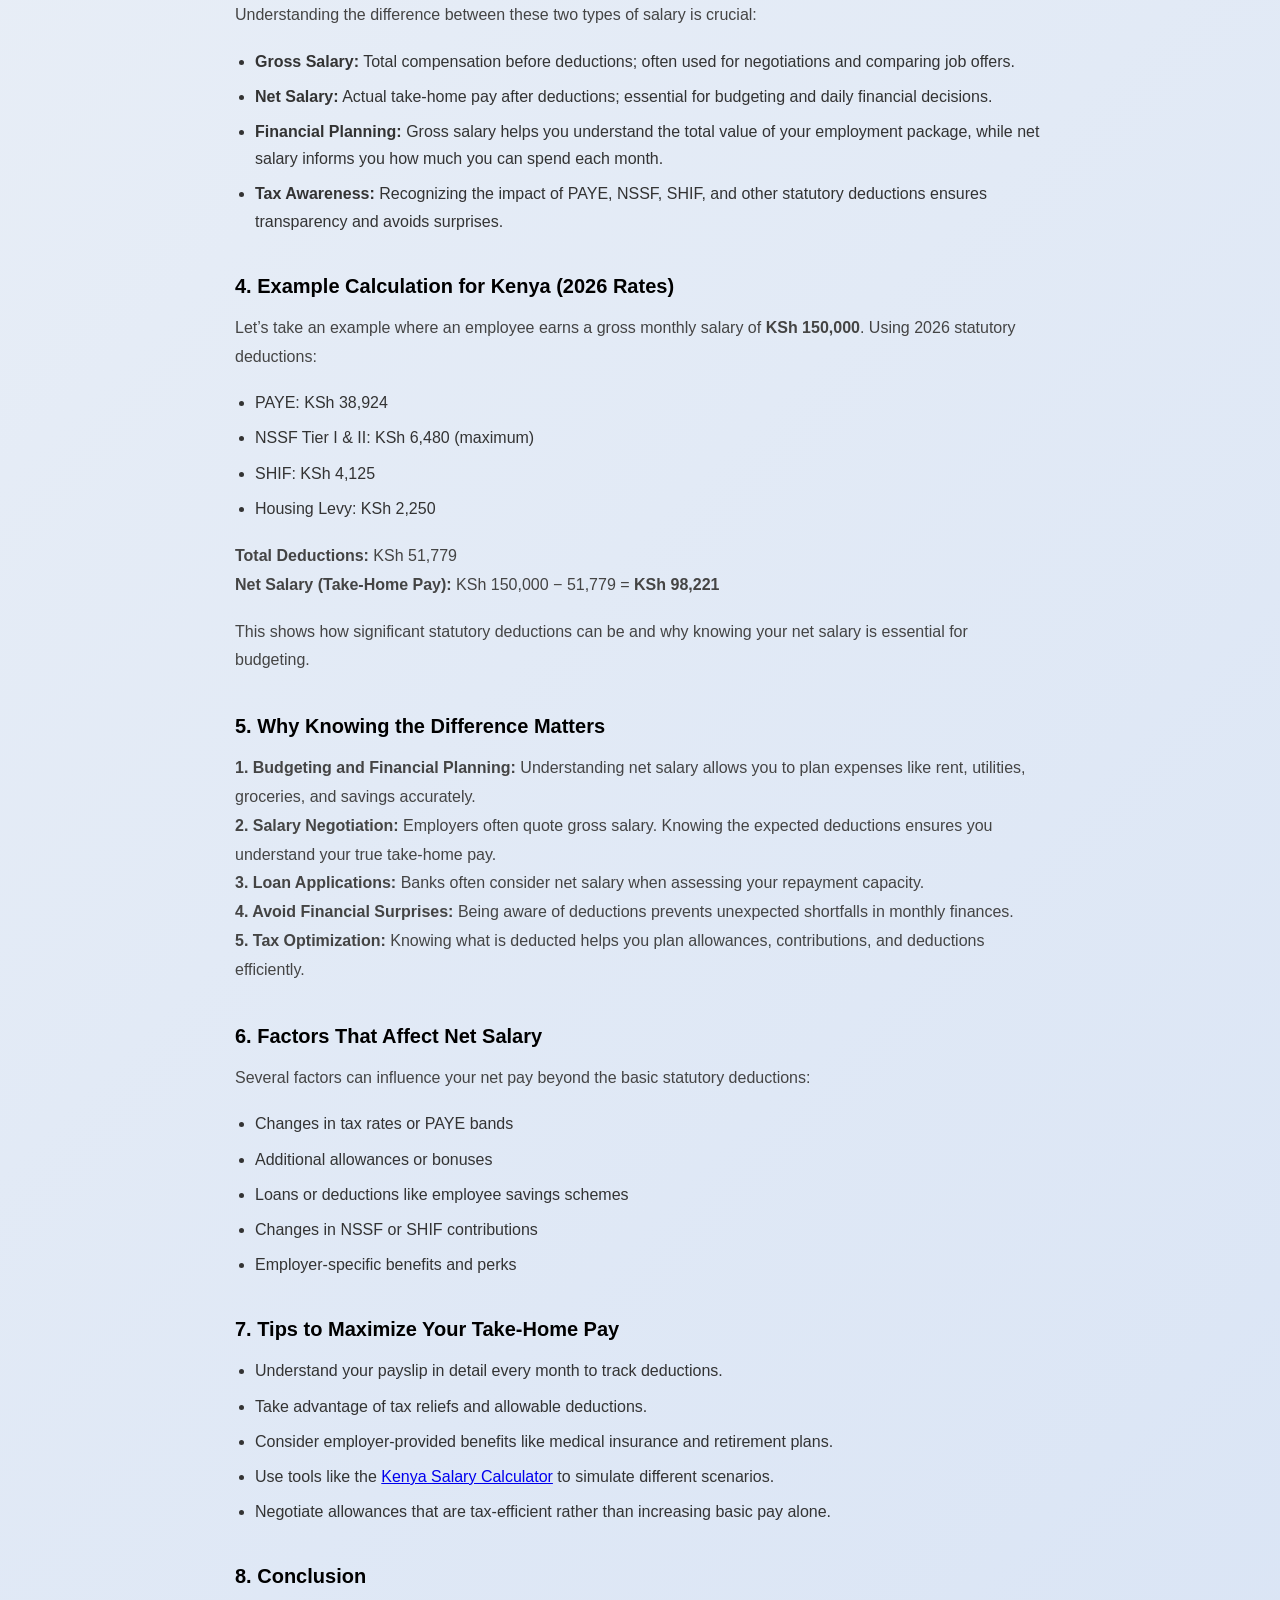
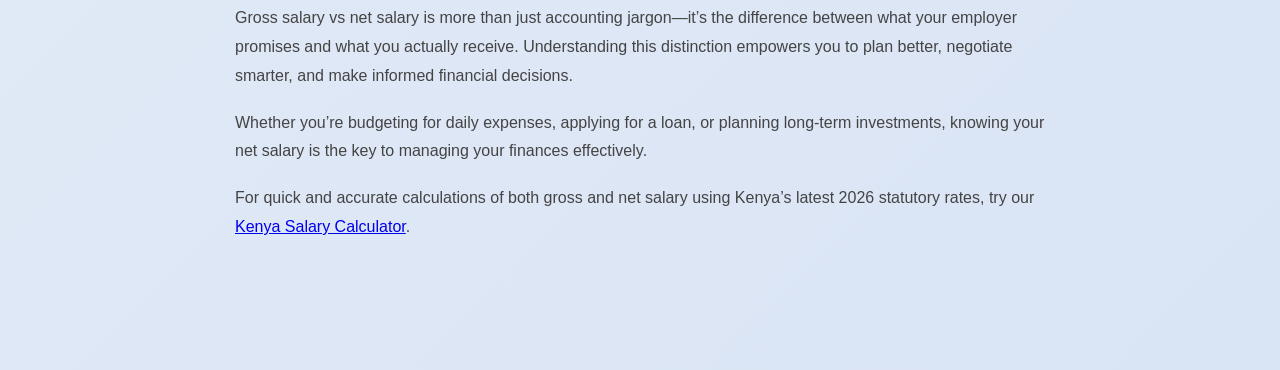
<file: blog/post3.html>
<!DOCTYPE html>
<html lang="en">
<head>
  <meta charset="UTF-8">
  <meta name="viewport" content="width=device-width, initial-scale=1.0">

  <title>How PAYE is Calculated in Kenya (2026 Guide) – Kenya Salary Calculator</title>
  <meta name="description" content="A complete guide explaining how PAYE is calculated in Kenya. Learn about taxable income, KRA tax bands (10%–35%), personal relief, and step-by-step PAYE calculation examples.">

  <link rel="stylesheet" href="../style.css">
</head>

<body>

<header>
  <div class="header-top">
    <h1>Kenya Salary Calculator</h1>
    <p>Calculate PAYE, NSSF, SHIF, and net salary instantly.</p>
  </div>
  <nav>
    <a href="../index.html">Home</a>
    <a href="../faq.html">FAQ</a>
    <a href="../about.html">About</a>
    <a href="../privacy.html">Privacy</a>
    <a href="../blogs.html" style="color:#1a73e8;">Blog</a>
  </nav>
</header>

<article class="blog-article">
  <h1>Gross Salary vs Net Salary: The Complete Guide to Your Take-Home Pay in Kenya</h1>
  <p class="article-meta">Updated 2026 • Salary, Payroll & Financial Awareness</p>

  <p>
    If you’re an employee, freelancer, or employer in Kenya, understanding your salary isn’t just about knowing the numbers on your payslip. One of the most common sources of confusion is the difference between <strong>gross salary</strong> and <strong>net salary</strong>. While gross salary represents the total amount your employer promises to pay, net salary shows the actual amount that ends up in your bank account after statutory deductions. In this article, we will break down everything you need to know about gross vs net salary, including examples, deductions, and tips to maximize your take-home pay.
  </p>

  <h2>1. What Is Gross Salary?</h2>
  <p>
    Gross salary is the total amount an employee earns before any deductions are made. It is the sum of all monetary benefits you receive from your employer, including the basic salary and any additional allowances or bonuses.
  </p>
  <p>
    Components of gross salary include:
  </p>
  <ul>
    <li><strong>Basic Salary:</strong> The core pay agreed upon in your employment contract.</li>
    <li><strong>Allowances:</strong> This may include house allowance, transport allowance, hardship allowance, and meal allowances.</li>
    <li><strong>Overtime Pay:</strong> Compensation for extra hours worked beyond normal working hours.</li>
    <li><strong>Commissions and Bonuses:</strong> Performance-based incentives or annual bonuses.</li>
    <li><strong>Other Benefits:</strong> Any additional taxable benefits like car allowances or mobile reimbursements.</li>
  </ul>
  <p>
    Gross salary is usually the figure quoted during job negotiations or on your employment contract, but it does not reflect the actual money you will receive.
  </p>

  <h2>2. What Is Net Salary?</h2>
  <p>
    Net salary, often referred to as <strong>take-home pay</strong>, is the amount you actually receive in your bank account after all deductions have been subtracted from your gross salary. These deductions are both statutory (required by law) and sometimes voluntary.
  </p>
  <p>
    Typical statutory deductions in Kenya include:
  </p>
  <ul>
    <li><strong>PAYE (Pay As You Earn):</strong> Income tax deducted according to KRA tax bands.</li>
    <li><strong>NSSF Contributions:</strong> National Social Security Fund, now with Tier I & II deductions capped at KSh 6,480 monthly.</li>
    <li><strong>SHIF Contributions:</strong> Social Health Insurance Fund deduction at 2.75% of gross pay.</li>
    <li><strong>Housing Levy:</strong> 1.5% of gross salary for government employees (where applicable).</li>
    <li><strong>Voluntary Contributions:</strong> Pension schemes, medical insurance, or other savings plans.</li>
  </ul>
  <p>
    Net salary is the actual money you can use to pay bills, save, invest, or spend. Understanding net salary is essential for budgeting and financial planning.
  </p>

  <h2>3. Key Differences Between Gross and Net Salary</h2>
  <p>
    Understanding the difference between these two types of salary is crucial:
  </p>
  <ul>
    <li><strong>Gross Salary:</strong> Total compensation before deductions; often used for negotiations and comparing job offers.</li>
    <li><strong>Net Salary:</strong> Actual take-home pay after deductions; essential for budgeting and daily financial decisions.</li>
    <li><strong>Financial Planning:</strong> Gross salary helps you understand the total value of your employment package, while net salary informs you how much you can spend each month.</li>
    <li><strong>Tax Awareness:</strong> Recognizing the impact of PAYE, NSSF, SHIF, and other statutory deductions ensures transparency and avoids surprises.</li>
  </ul>

  <h2>4. Example Calculation for Kenya (2026 Rates)</h2>
  <p>
    Let’s take an example where an employee earns a gross monthly salary of <strong>KSh 150,000</strong>. Using 2026 statutory deductions:
  </p>
  <ul>
    <li>PAYE: KSh 38,924</li>
    <li>NSSF Tier I & II: KSh 6,480 (maximum)</li>
    <li>SHIF: KSh 4,125</li>
    <li>Housing Levy: KSh 2,250</li>
  </ul>
  <p>
    <strong>Total Deductions:</strong> KSh 51,779<br>
    <strong>Net Salary (Take-Home Pay):</strong> KSh 150,000 − 51,779 = <strong>KSh 98,221</strong>
  </p>
  <p>
    This shows how significant statutory deductions can be and why knowing your net salary is essential for budgeting.
  </p>

  <h2>5. Why Knowing the Difference Matters</h2>
  <p>
    <strong>1. Budgeting and Financial Planning:</strong> Understanding net salary allows you to plan expenses like rent, utilities, groceries, and savings accurately.<br>
    <strong>2. Salary Negotiation:</strong> Employers often quote gross salary. Knowing the expected deductions ensures you understand your true take-home pay.<br>
    <strong>3. Loan Applications:</strong> Banks often consider net salary when assessing your repayment capacity.<br>
    <strong>4. Avoid Financial Surprises:</strong> Being aware of deductions prevents unexpected shortfalls in monthly finances.<br>
    <strong>5. Tax Optimization:</strong> Knowing what is deducted helps you plan allowances, contributions, and deductions efficiently.
  </p>

  <h2>6. Factors That Affect Net Salary</h2>
  <p>
    Several factors can influence your net pay beyond the basic statutory deductions:
  </p>
  <ul>
    <li>Changes in tax rates or PAYE bands</li>
    <li>Additional allowances or bonuses</li>
    <li>Loans or deductions like employee savings schemes</li>
    <li>Changes in NSSF or SHIF contributions</li>
    <li>Employer-specific benefits and perks</li>
  </ul>

  <h2>7. Tips to Maximize Your Take-Home Pay</h2>
  <ul>
    <li>Understand your payslip in detail every month to track deductions.</li>
    <li>Take advantage of tax reliefs and allowable deductions.</li>
    <li>Consider employer-provided benefits like medical insurance and retirement plans.</li>
    <li>Use tools like the <a href="https://kenya-salary-calculator.vercel.app/index.html" target="_blank" rel="noopener noreferrer">Kenya Salary Calculator</a> to simulate different scenarios.</li>
    <li>Negotiate allowances that are tax-efficient rather than increasing basic pay alone.</li>
  </ul>

  <h2>8. Conclusion</h2>
  <p>
    Gross salary vs net salary is more than just accounting jargon—it’s the difference between what your employer promises and what you actually receive. Understanding this distinction empowers you to plan better, negotiate smarter, and make informed financial decisions.
  </p>
  <p>
    Whether you’re budgeting for daily expenses, applying for a loan, or planning long-term investments, knowing your net salary is the key to managing your finances effectively.
  </p>
  <p>
    For quick and accurate calculations of both gross and net salary using Kenya’s latest 2026 statutory rates, try our <a href="https://kenya-salary-calculator.vercel.app/index.html" target="_blank" rel="noopener noreferrer">Kenya Salary Calculator</a>.
  </p>
</article>
</body>
</html>
</file>
<file: style.css>
/* ===============================
   GLOBAL RESET
   =============================== */
* {
    box-sizing: border-box;
    margin: 0;
    padding: 0;
}

body {
    font-family: 'Segoe UI', Tahoma, Geneva, Verdana, sans-serif;
    background: linear-gradient(135deg, #eef2f7, #d9e4f5);
    color: #333;
    line-height: 1.6;
}

h1, h2, h3 {
    color: #000;
}

/* ===============================
   HEADER
   =============================== */
header {
    margin-bottom: 20px;
}

.header-top {
    background: #1a73e8;
    color: #fff;
    text-align: center;
    padding: 28px 20px 18px;
    border-bottom-left-radius: 14px;
    border-bottom-right-radius: 14px;
}

.header-top h1 {
    font-size: 26px;
}

.header-top p {
    margin-top: 8px;
    font-size: 15px;
    color: #e0ebff;
}

/* ===============================
   NAVIGATION
   =============================== */
nav {
    background: #111;
    text-align: center;
    padding: 12px 0;
    margin-bottom: 25px;
}

nav a {
    margin: 0 15px;
    text-decoration: none;
    color: #fff;
    font-weight: 600;
    font-size: 14px;
    transition: color 0.2s ease;
}

nav a:hover {
    color: #1a73e8;
}

/* ===============================
   MAIN LAYOUT
   =============================== */
.main-grid {
    display: flex;
    gap: 25px;
    padding: 0 20px 40px;
    max-width: 1300px;
    margin: 0 auto;
    align-items: flex-start;
}

.info-column,
.calculator-column {
    flex: 1;
    display: flex;
    flex-direction: column;
    gap: 18px;
}

/* ===============================
   CARDS
   =============================== */
.info-card,
.calc-card {
    background: #fff;
    padding: 20px;
    border-radius: 14px;
    box-shadow: 0 8px 20px rgba(0, 0, 0, 0.06);
    transition: transform 0.2s ease, box-shadow 0.2s ease;
}

.info-card:hover,
.calc-card:hover {
    transform: translateY(-3px);
    box-shadow: 0 12px 25px rgba(0, 0, 0, 0.12);
}

/* ===============================
   INFO CONTENT
   =============================== */
.info-card ul {
    margin-top: 10px;
    padding-left: 20px;
    list-style: disc;
}

.info-card li {
    margin-bottom: 6px;
    font-size: 14px;
    color: #555;
}

/* ===============================
   FORM ELEMENTS
   =============================== */
.calc-card label {
    display: block;
    font-weight: 600;
    margin-top: 14px;
    font-size: 14px;
}

.calc-card input,
.calc-card select {
    width: 100%;
    padding: 12px;
    margin-top: 6px;
    border-radius: 8px;
    border: 1px solid #ddd;
    font-size: 14px;
    transition: border 0.2s ease;
}

.calc-card input:focus,
.calc-card select:focus {
    outline: none;
    border-color: #1a73e8;
}

.calc-card button {
    width: 100%;
    margin-top: 18px;
    padding: 14px;
    border: none;
    border-radius: 8px;
    background: #1a73e8;
    color: #fff;
    font-weight: 600;
    font-size: 16px;
    cursor: pointer;
    transition: background 0.2s ease, transform 0.1s ease;
}

.calc-card button:hover {
    background: #1558c0;
}

.calc-card button:active {
    transform: scale(0.98);
}

/* ===============================
   RESULTS
   =============================== */
.result-row {
    display: flex;
    justify-content: space-between;
    margin-bottom: 6px;
    font-size: 14px;
    padding: 3px 0;
}

#payeResult,
#shifResult,
#vatResult {
    margin-top: 18px;
    background: #f7faff;
    padding: 15px;
    border-radius: 8px;
    font-weight: 600;
}

.positive p {
    color: green;
}

.negative p {
    color: red;
}

canvas {
    margin-top: 18px;
}

/* ===============================
   RESPONSIVE DESIGN
   =============================== */

/* Tablet & below */
@media (max-width: 1100px) {
    .main-grid {
        flex-direction: column;
    }

    .calculator-column {
        order: 1; /* Calculator appears first */
    }

    .info-column {
        order: 2;
    }
}

/* Mobile optimization */
@media (max-width: 768px) {

    /* Smaller blue header */
    .header-top {
        padding: 18px 15px 14px;
    }

    .header-top h1 {
        font-size: 20px;
    }

    .header-top p {
        font-size: 13px;
        margin-top: 6px;
    }

    nav {
        padding: 10px 0;
        margin-bottom: 20px;
    }

    nav a {
        margin: 0 8px;
        font-size: 13px;
    }

    .calc-card,
    .info-card {
        padding: 16px;
    }

    .calc-card button {
        padding: 12px;
        font-size: 15px;
    }
}
.adsbygoogle {
    min-height: 100px;
}
footer {
    text-align: center;
    padding: 25px 20px;
    font-size: 14px;
    color: #777;
    margin-top: 40px;
    background: #111;
}

.footer-links {
    margin-bottom: 10px;
}

.footer-links a {
    color: #fff;
    text-decoration: none;
    margin: 0 12px;
    font-weight: 500;
    font-size: 14px;
}

.footer-links a:hover {
    color: #1a73e8;
}

/* ===============================
   BLOG PAGE
   =============================== */

.blog-card h2 {
    margin-bottom: 10px;
    font-size: 18px;
}

.blog-card p {
    font-size: 14px;
    color: #555;
    margin-bottom: 15px;
}

.read-more {
    display: inline-block;
    text-decoration: none;
    background: #1a73e8;
    color: #fff;
    padding: 8px 14px;
    border-radius: 6px;
    font-size: 13px;
    font-weight: 600;
    transition: background 0.2s ease, transform 0.1s ease;
}

.read-more:hover {
    background: #1558c0;
    transform: translateY(-2px);
}

/* ===============================
   BLOG PAGE (Editorial Style)
   =============================== */

.blog-container {
    max-width: 900px;
    margin: 40px auto;
    padding: 0 20px 60px;
}

.blog-header {
    margin-bottom: 40px;
}

.blog-header h1 {
    font-size: 28px;
    margin-bottom: 10px;
}

.blog-header p {
    color: #666;
    font-size: 15px;
}

.blog-item {
    padding: 30px 0;
    border-bottom: 1px solid #e5e5e5;
}

.blog-item h2 {
    font-size: 20px;
    margin-bottom: 8px;
}

.blog-meta {
    font-size: 13px;
    color: #888;
    margin-bottom: 12px;
}

.blog-item p {
    font-size: 15px;
    color: #444;
    margin-bottom: 15px;
    line-height: 1.7;
}

.blog-link {
    text-decoration: none;
    font-weight: 600;
    font-size: 14px;
    color: #1a73e8;
    transition: color 0.2s ease;
}

.blog-link:hover {
    color: #1558c0;
}

/* ===============================
   BLOG ARTICLE PAGE
   =============================== */

.blog-article {
    max-width: 850px;
    margin: 50px auto;
    padding: 0 20px 60px;
}

.blog-article h1 {
    font-size: 30px;
    margin-bottom: 10px;
}

.article-meta {
    font-size: 13px;
    color: #888;
    margin-bottom: 25px;
}

.blog-article h2 {
    margin-top: 35px;
    margin-bottom: 12px;
    font-size: 20px;
}

.blog-article p {
    font-size: 16px;
    line-height: 1.8;
    color: #444;
    margin-bottom: 18px;
}

.blog-article ul {
    margin-bottom: 20px;
    padding-left: 20px;
}

.blog-article li {
    margin-bottom: 8px;
    line-height: 1.7;
}

.cookie-banner {
  position: fixed;
  bottom: 0;
  left: 0;
  width: 100%;
  background: #1a73e8;
  color: white;
  padding: 15px;
  text-align: center;
  z-index: 9999;
  display: flex;
  justify-content: space-between;
  align-items: center;
  flex-wrap: wrap;
  font-family: sans-serif;
}

.cookie-banner p {
  margin: 0;
  font-size: 14px;
}

.cookie-banner a {
  color: #ffd700;
  text-decoration: underline;
}

.cookie-banner button {
  background: #ffd700;
  color: #1a73e8;
  border: none;
  padding: 8px 15px;
  cursor: pointer;
  border-radius: 4px;
  font-weight: bold;
}

.result-card {
  background: #f1f3f6;
  padding: 20px;
  border-radius: 10px;
  margin-top: 15px;
}

.result-card h3 {
  margin-bottom: 15px;
}

.result-row {
  display: flex;
  justify-content: space-between;
  padding: 6px 0;
}

.result-row span {
  color: #333;
}

.result-row.total {
  margin-top: 10px;
  padding-top: 10px;
  border-top: 1px solid #ccc;
  font-weight: bold;
}
</file>
